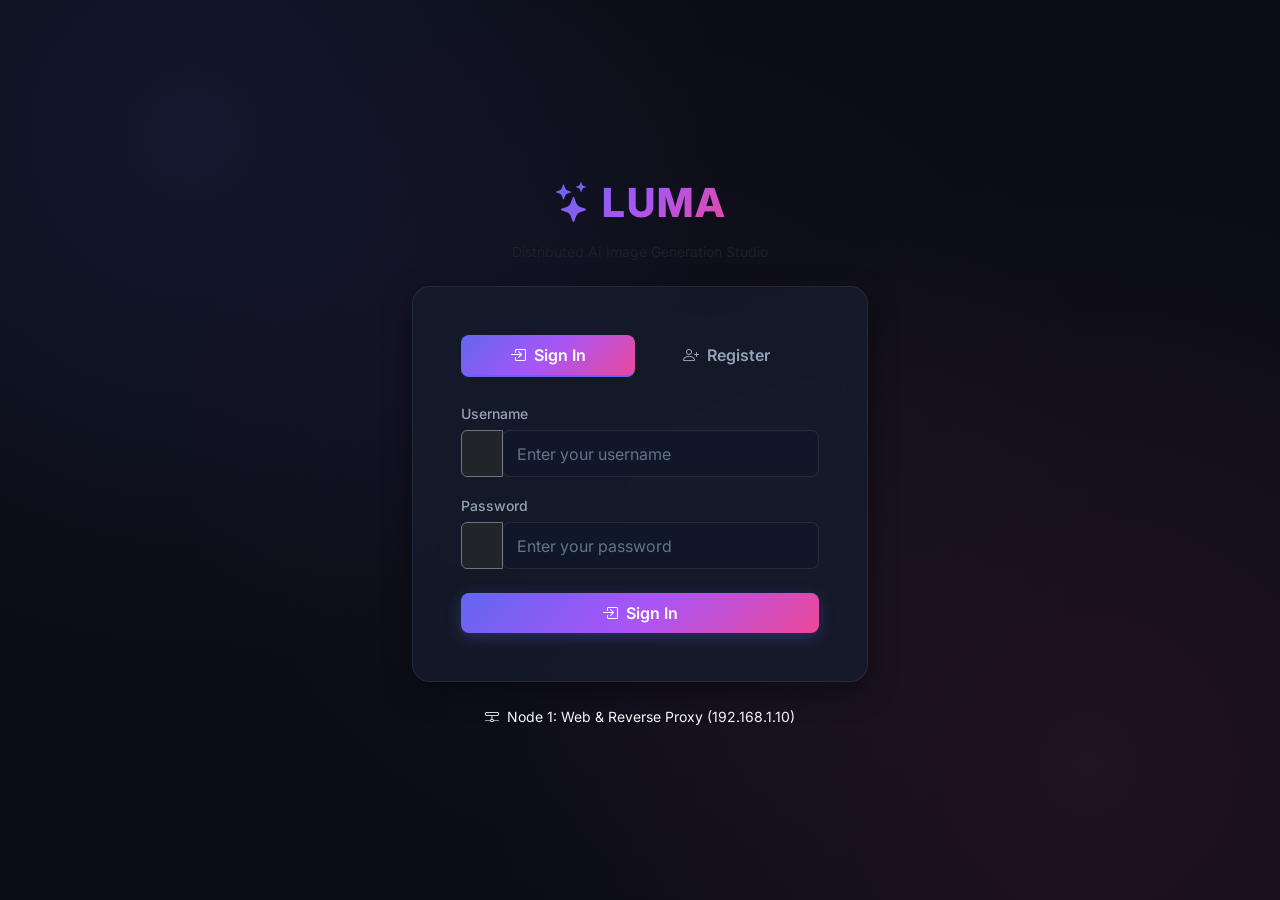
<file: frontend/index.html>
<!DOCTYPE html>
<html lang="en">
<head>
  <meta charset="UTF-8">
  <meta name="viewport" content="width=device-width, initial-scale=1.0">
  <title>LUMA — AI Image Studio | Create</title>
  <!-- Google Fonts: Inter -->
  <link rel="preconnect" href="https://fonts.googleapis.com">
  <link rel="preconnect" href="https://fonts.gstatic.com" crossorigin>
  <link href="https://fonts.googleapis.com/css2?family=Inter:wght@400;500;600;700;800&display=swap" rel="stylesheet">
  <!-- Bootstrap 5 CSS & Icons -->
  <link href="https://cdn.jsdelivr.net/npm/bootstrap@5.3.3/dist/css/bootstrap.min.css" rel="stylesheet">
  <link rel="stylesheet" href="https://cdn.jsdelivr.net/npm/bootstrap-icons@1.11.3/font/bootstrap-icons.min.css">
  <!-- Custom CSS -->
  <link rel="stylesheet" href="css/style.css">
</head>
<body>

  <!-- Navigation Bar -->
  <nav class="navbar navbar-expand-lg luma-navbar sticky-top">
    <div class="container-fluid px-lg-4">
      <a class="navbar-brand brand-gradient" href="index.html">
        <i class="bi bi-stars"></i> LUMA
      </a>
      
      <button class="navbar-toggler border-0 text-white" type="button" data-bs-toggle="collapse" data-bs-target="#navbarMain">
        <i class="bi bi-list fs-2"></i>
      </button>

      <div class="collapse navbar-collapse" id="navbarMain">
        <ul class="navbar-nav me-auto mb-2 mb-lg-0 ms-lg-3">
          <li class="nav-item">
            <a class="nav-link active" href="index.html"><i class="bi bi-brush me-1"></i> Generate</a>
          </li>
          <li class="nav-item">
            <a class="nav-link" href="history.html"><i class="bi bi-collection me-1"></i> History</a>
          </li>
        </ul>

        <div class="d-flex align-items-center gap-3">
          <div class="d-flex align-items-center text-muted small">
            <i class="bi bi-person-circle fs-5 text-primary me-2"></i>
            <span id="navUserDisplay" class="fw-semibold text-light">User</span>
          </div>
          <button id="logoutBtn" class="btn btn-sm btn-glass text-danger-emphasis">
            <i class="bi bi-box-arrow-right me-1"></i> Logout
          </button>
        </div>
      </div>
    </div>
  </nav>

  <!-- Main Content Container -->
  <main class="container-fluid px-lg-4 py-4 flex-grow-1">
    <!-- Alert Banner Container -->
    <div id="alertContainer"></div>

    <div class="row g-4">
      <!-- Left Column: Generator Form Controls -->
      <div class="col-lg-5 col-xl-5">
        <div class="glass-panel p-4 h-100">
          
          <!-- Mode Tabs (txt2img vs img2img) -->
          <div class="d-flex gap-2 p-1 mb-4 rounded-3" style="background: rgba(15, 23, 42, 0.6); border: 1px solid var(--border-color);">
            <button class="btn btn-sm w-50 fw-semibold text-white active" id="modeTxt2Img" style="border-radius: var(--radius-sm);">
              <i class="bi bi-fonts me-1"></i> Text-to-Image
            </button>
            <button class="btn btn-sm w-50 fw-semibold text-muted" id="modeImg2Img" style="border-radius: var(--radius-sm);">
              <i class="bi bi-image me-1"></i> Image-to-Image
            </button>
          </div>

          <form id="generateForm">
            <!-- Prompt Input -->
            <div class="mb-3">
              <label for="promptInput" class="form-label d-flex justify-content-between">
                <span><i class="bi bi-chat-left-quote me-1 text-primary"></i> Prompt</span>
                <span class="text-dim small">Describe what you want to see</span>
              </label>
              <textarea class="form-control" id="promptInput" rows="3" 
                placeholder="A futuristic cybernetic tiger prowling through a neon-lit cyberpunk city, cinematic lighting, 8k resolution, octane render..." required></textarea>
            </div>

            <!-- Negative Prompt Input -->
            <div class="mb-3">
              <label for="negPromptInput" class="form-label d-flex justify-content-between">
                <span><i class="bi bi-dash-circle me-1 text-danger"></i> Negative Prompt</span>
                <span class="text-dim small">Things to avoid</span>
              </label>
              <input type="text" class="form-control" id="negPromptInput" 
                placeholder="blurry, distorted, low quality, bad anatomy, deformed, watermark" value="blurry, bad quality, distorted, extra limbs, bad anatomy">
            </div>

            <!-- Image-to-Image Dropzone (Hidden by default) -->
            <div id="img2imgSection" class="mb-4 d-none">
              <label class="form-label d-flex justify-content-between">
                <span><i class="bi bi-cloud-arrow-up me-1 text-info"></i> Base Image (Initial Image)</span>
                <span class="text-dim small">PNG, JPG, WebP</span>
              </label>
              <div class="dropzone-container" id="dropzone">
                <input type="file" id="imageFileInput" accept="image/*" class="d-none">
                
                <div id="dropzonePlaceholder">
                  <i class="bi bi-upload fs-1 text-primary mb-2 d-block"></i>
                  <p class="mb-1 fw-semibold text-light">Click or drag & drop image here</p>
                  <span class="text-dim small">Max size: 10MB</span>
                </div>

                <div id="dropzonePreviewWrapper" class="d-none">
                  <img id="dropzonePreviewImg" src="" alt="Uploaded preview" class="dropzone-preview mb-2">
                  <div>
                    <button type="button" class="btn btn-sm btn-danger py-1 px-3" id="removeUploadedImgBtn">
                      <i class="bi bi-trash me-1"></i> Remove Image
                    </button>
                  </div>
                </div>
              </div>

              <!-- Denoising Strength -->
              <div class="mt-3">
                <div class="d-flex justify-content-between align-items-center mb-1">
                  <label for="denoiseRange" class="form-label mb-0">Denoising Strength (Transform amount)</label>
                  <span class="badge bg-secondary" id="denoiseVal">0.75</span>
                </div>
                <input type="range" class="form-range" id="denoiseRange" min="0.1" max="1.0" step="0.05" value="0.75">
                <div class="d-flex justify-content-between text-dim small">
                  <span>Preserve original (0.1)</span>
                  <span>Full reimagination (1.0)</span>
                </div>
              </div>
            </div>

            <!-- Resolution Presets -->
            <div class="mb-3">
              <label class="form-label">Dimensions (Aspect Ratio)</label>
              <div class="d-flex flex-wrap gap-2 mb-2">
                <button type="button" class="btn btn-sm btn-primary active res-preset-btn" data-res="512x512">1:1 (512×512)</button>
                <button type="button" class="btn btn-sm btn-glass res-preset-btn" data-res="768x768">1:1 (768×768)</button>
                <button type="button" class="btn btn-sm btn-glass res-preset-btn" data-res="512x768">2:3 (512×768)</button>
                <button type="button" class="btn btn-sm btn-glass res-preset-btn" data-res="768x512">3:2 (768×512)</button>
                <button type="button" class="btn btn-sm btn-glass res-preset-btn" data-res="1024x1024">HD (1024×1024)</button>
              </div>
              <input type="hidden" id="widthInput" value="512">
              <input type="hidden" id="heightInput" value="512">
            </div>

            <!-- Advanced Parameters: Accordion or inline -->
            <div class="row g-3 mb-4">
              <div class="col-md-6">
                <div class="d-flex justify-content-between align-items-center mb-1">
                  <label for="stepsRange" class="form-label mb-0">Sampling Steps</label>
                  <span class="badge bg-secondary" id="stepsVal">20</span>
                </div>
                <input type="range" class="form-range" id="stepsRange" min="10" max="50" step="1" value="20">
              </div>

              <div class="col-md-6">
                <div class="d-flex justify-content-between align-items-center mb-1">
                  <label for="cfgRange" class="form-label mb-0">CFG Scale (Prompt Guidance)</label>
                  <span class="badge bg-secondary" id="cfgVal">7.0</span>
                </div>
                <input type="range" class="form-range" id="cfgRange" min="1.0" max="15.0" step="0.5" value="7.0">
              </div>

              <div class="col-12">
                <label for="seedInput" class="form-label d-flex justify-content-between">
                  <span>Seed</span>
                  <span class="text-dim small">-1 for random</span>
                </label>
                <div class="input-group input-group-sm">
                  <input type="number" class="form-control" id="seedInput" value="-1">
                  <button class="btn btn-glass" type="button" id="randomSeedBtn" title="Randomize seed">
                    <i class="bi bi-dice-5"></i> Random
                  </button>
                </div>
              </div>
            </div>

            <!-- Submit Button -->
            <button type="submit" class="btn btn-gradient w-100 py-3 fs-5" id="generateSubmitBtn">
              <i class="bi bi-stars me-2"></i>Generate Image
            </button>
          </form>

        </div>
      </div>

      <!-- Right Column: Canvas / Image Output -->
      <div class="col-lg-7 col-xl-7">
        <div class="glass-panel p-4 h-100 d-flex flex-column">
          <div class="d-flex justify-content-between align-items-center mb-3">
            <h5 class="mb-0 fw-bold"><i class="bi bi-palette me-2 text-primary"></i>Output Canvas</h5>
            <div class="small text-muted" id="resultMetaBadge">Ready for generation</div>
          </div>

          <!-- Result Display Box -->
          <div class="result-display-box flex-grow-1 p-3">
            
            <!-- 1. Initial State -->
            <div id="resultInitialState" class="text-center p-4">
              <i class="bi bi-image text-dim mb-3" style="font-size: 4rem;"></i>
              <h5 class="text-muted fw-normal">No image generated yet</h5>
              <p class="text-dim small mb-0">Fill in the prompt on the left and hit <strong>Generate Image</strong> to create AI artwork.</p>
            </div>

            <!-- 2. Loading State -->
            <div id="resultLoadingState" class="generation-loader d-none text-center">
              <div class="loader-glow mb-3"></div>
              <h5 class="fw-semibold text-light mb-1">Synthesizing Image...</h5>
              <p class="text-dim small mb-0">Dispatched request to AI Server (Stability Matrix)</p>
            </div>

            <!-- 3. Success Result State -->
            <div id="resultSuccessState" class="d-none text-center w-100">
              <div class="mb-3">
                <img id="resultImage" src="" alt="AI Generated Image" class="result-image img-fluid">
              </div>

              <div class="glass-card p-3 text-start mx-auto" style="max-width: 600px;">
                <div class="d-flex justify-content-between align-items-start mb-2">
                  <span class="text-dim small fw-semibold text-uppercase">Prompt Used</span>
                  <button class="btn btn-sm btn-glass py-0 px-2" id="copyPromptBtn">
                    <i class="bi bi-clipboard me-1"></i> Copy
                  </button>
                </div>
                <p id="resultPromptText" class="small text-light mb-3"></p>
                
                <div class="d-flex gap-2 justify-content-end">
                  <a href="history.html" class="btn btn-sm btn-glass">
                    <i class="bi bi-collection me-1"></i> View in History
                  </a>
                  <button class="btn btn-sm btn-gradient" id="downloadResultBtn">
                    <i class="bi bi-download me-1"></i> Download High-Res
                  </button>
                </div>
              </div>
            </div>

          </div>

        </div>
      </div>
    </div>
  </main>

  <!-- Footer -->
  <footer>
    <div class="container-fluid px-lg-4 text-center">
      <div class="row align-items-center">
        <div class="col-md-6 text-md-start mb-2 mb-md-0">
          <strong>LUMA Studio</strong> &copy; 2026 &bull; Distributed High-Performance AI Generation
        </div>
        <div class="col-md-6 text-md-end text-dim">
          <span class="me-3"><i class="bi bi-hdd-network text-primary me-1"></i> Frontend (192.168.1.10)</span>
          <span class="me-3"><i class="bi bi-server text-success me-1"></i> Backend (192.168.1.20)</span>
          <span><i class="bi bi-gpu-card text-warning me-1"></i> AI Node (192.168.1.30)</span>
        </div>
      </div>
    </div>
  </footer>

  <!-- Bootstrap 5 JS Bundle -->
  <script src="https://cdn.jsdelivr.net/npm/bootstrap@5.3.3/dist/js/bootstrap.bundle.min.js"></script>
  <!-- Environment Configuration (local dev override) -->
  <script src="js/config.js"></script>
  <!-- Application JS -->
  <script src="js/app.js"></script>
</body>
</html>
</file>
<file: frontend/css/style.css>
/* ============================================================
   LUMA - AI Image Generation Studio
   Design System & Modern Glassmorphism Dark Theme
   ============================================================ */

:root {
  --bg-primary: #0a0d14;
  --bg-secondary: #111622;
  --bg-card: rgba(22, 28, 45, 0.75);
  --bg-card-hover: rgba(30, 39, 62, 0.85);
  --border-color: rgba(255, 255, 255, 0.08);
  --border-focus: #6366f1;
  --accent-gradient: linear-gradient(135deg, #6366f1 0%, #a855f7 50%, #ec4899 100%);
  --accent-primary: #6366f1;
  --accent-hover: #4f46e5;
  --text-main: #f8fafc;
  --text-muted: #94a3b8;
  --text-dim: #64748b;
  --success: #10b981;
  --danger: #ef4444;
  --warning: #f59e0b;
  --font-family: 'Inter', -apple-system, BlinkMacSystemFont, "Segoe UI", Roboto, sans-serif;
  --radius-sm: 8px;
  --radius-md: 12px;
  --radius-lg: 18px;
  --shadow-glow: 0 0 25px rgba(99, 102, 241, 0.25);
  --glass-blur: blur(16px);
}

* {
  box-sizing: border-box;
}

body {
  background-color: var(--bg-primary);
  background-image: 
    radial-gradient(circle at 15% 15%, rgba(99, 102, 241, 0.12) 0%, transparent 40%),
    radial-gradient(circle at 85% 85%, rgba(236, 72, 153, 0.1) 0%, transparent 45%),
    radial-gradient(circle at 50% 50%, rgba(168, 85, 247, 0.05) 0%, transparent 60%);
  background-attachment: fixed;
  color: var(--text-main);
  font-family: var(--font-family);
  min-height: 100vh;
  margin: 0;
  display: flex;
  flex-direction: column;
}

/* Typography & Links */
h1, h2, h3, h4, h5, h6 {
  font-weight: 700;
  color: var(--text-main);
  letter-spacing: -0.02em;
}

a {
  color: var(--accent-primary);
  text-decoration: none;
  transition: all 0.2s ease;
}

a:hover {
  color: #818cf8;
}

/* Glass Panels & Cards */
.glass-panel {
  background: var(--bg-card);
  backdrop-filter: var(--glass-blur);
  -webkit-backdrop-filter: var(--glass-blur);
  border: 1px solid var(--border-color);
  border-radius: var(--radius-lg);
  box-shadow: 0 10px 30px rgba(0, 0, 0, 0.4);
}

.glass-card {
  background: rgba(17, 24, 39, 0.6);
  border: 1px solid var(--border-color);
  border-radius: var(--radius-md);
  transition: all 0.25s ease;
}

.glass-card:hover {
  border-color: rgba(99, 102, 241, 0.4);
  transform: translateY(-2px);
  box-shadow: 0 8px 24px rgba(0, 0, 0, 0.35);
}

/* Header & Navbar */
.luma-navbar {
  background: rgba(10, 13, 20, 0.85);
  backdrop-filter: var(--glass-blur);
  -webkit-backdrop-filter: var(--glass-blur);
  border-bottom: 1px solid var(--border-color);
  padding: 0.85rem 0;
}

.brand-gradient {
  background: var(--accent-gradient);
  -webkit-background-clip: text;
  -webkit-text-fill-color: transparent;
  font-weight: 800;
  font-size: 1.5rem;
  letter-spacing: 0.05em;
  display: inline-flex;
  align-items: center;
  gap: 0.4rem;
}

.nav-link {
  color: var(--text-muted) !important;
  font-weight: 500;
  padding: 0.5rem 1rem !important;
  border-radius: var(--radius-sm);
  transition: all 0.2s ease;
}

.nav-link:hover, .nav-link.active {
  color: var(--text-main) !important;
  background: rgba(255, 255, 255, 0.05);
}

.nav-link.active {
  border-bottom: 2px solid var(--accent-primary);
}

/* Buttons */
.btn-gradient {
  background: var(--accent-gradient);
  color: #fff;
  border: none;
  font-weight: 600;
  border-radius: var(--radius-sm);
  padding: 0.7rem 1.5rem;
  transition: all 0.25s ease;
  box-shadow: 0 4px 15px rgba(99, 102, 241, 0.3);
}

.btn-gradient:hover {
  color: #fff;
  opacity: 0.95;
  transform: translateY(-1px);
  box-shadow: var(--shadow-glow);
}

.btn-gradient:active {
  transform: translateY(0);
}

.btn-glass {
  background: rgba(255, 255, 255, 0.05);
  color: var(--text-main);
  border: 1px solid var(--border-color);
  border-radius: var(--radius-sm);
  transition: all 0.2s ease;
}

.btn-glass:hover {
  background: rgba(255, 255, 255, 0.1);
  color: #fff;
  border-color: rgba(255, 255, 255, 0.2);
}

/* Form Inputs */
.form-control, .form-select {
  background-color: rgba(15, 23, 42, 0.7) !important;
  border: 1px solid var(--border-color) !important;
  color: var(--text-main) !important;
  border-radius: var(--radius-sm) !important;
  padding: 0.65rem 0.9rem;
  transition: border-color 0.2s ease, box-shadow 0.2s ease;
}

.form-control:focus, .form-select:focus {
  border-color: var(--border-focus) !important;
  box-shadow: 0 0 0 3px rgba(99, 102, 241, 0.25) !important;
}

.form-control::placeholder {
  color: var(--text-dim) !important;
}

.form-label {
  font-size: 0.875rem;
  font-weight: 500;
  color: var(--text-muted);
  margin-bottom: 0.4rem;
}

/* Custom Range Slider */
.form-range::-webkit-slider-thumb {
  background: var(--accent-primary);
  box-shadow: 0 0 10px rgba(99, 102, 241, 0.6);
}
.form-range::-moz-range-thumb {
  background: var(--accent-primary);
}

/* Dropzone / Upload Area */
.dropzone-container {
  border: 2px dashed rgba(255, 255, 255, 0.15);
  border-radius: var(--radius-md);
  padding: 1.5rem;
  text-align: center;
  background: rgba(15, 23, 42, 0.4);
  cursor: pointer;
  transition: all 0.2s ease;
  position: relative;
}

.dropzone-container:hover, .dropzone-container.dragover {
  border-color: var(--accent-primary);
  background: rgba(99, 102, 241, 0.08);
}

.dropzone-preview {
  max-height: 220px;
  width: auto;
  border-radius: var(--radius-sm);
  object-fit: contain;
  box-shadow: 0 4px 15px rgba(0, 0, 0, 0.5);
}

/* Output Preview Area */
.result-display-box {
  min-height: 420px;
  background: rgba(10, 14, 26, 0.6);
  border: 1px dashed var(--border-color);
  border-radius: var(--radius-md);
  display: flex;
  align-items: center;
  justify-content: center;
  overflow: hidden;
  position: relative;
}

.result-image {
  max-width: 100%;
  max-height: 520px;
  border-radius: var(--radius-sm);
  box-shadow: 0 12px 35px rgba(0, 0, 0, 0.6);
  transition: transform 0.3s ease;
}

.result-image:hover {
  transform: scale(1.01);
}

/* Loading Pulse & Spinners */
.generation-loader {
  display: flex;
  flex-direction: column;
  align-items: center;
  gap: 1rem;
}

.loader-glow {
  width: 56px;
  height: 56px;
  border-radius: 50%;
  border: 3px solid rgba(99, 102, 241, 0.2);
  border-top-color: var(--accent-primary);
  animation: spin 1s infinite linear;
  box-shadow: var(--shadow-glow);
}

@keyframes spin {
  to { transform: rotate(360deg); }
}

/* History Card */
.history-card {
  overflow: hidden;
  transition: all 0.3s cubic-bezier(0.16, 1, 0.3, 1);
  background: rgba(17, 24, 39, 0.65);
  border: 1px solid var(--border-color);
  border-radius: var(--radius-md);
}

.history-card:hover {
  transform: translateY(-4px);
  border-color: rgba(99, 102, 241, 0.4);
  box-shadow: 0 12px 28px rgba(0, 0, 0, 0.45);
}

.history-img-wrapper {
  position: relative;
  width: 100%;
  padding-top: 100%; /* 1:1 Aspect Ratio */
  overflow: hidden;
  background: #0b0f19;
}

.history-img-wrapper img {
  position: absolute;
  top: 0;
  left: 0;
  width: 100%;
  height: 100%;
  object-fit: cover;
  transition: transform 0.4s ease;
}

.history-card:hover .history-img-wrapper img {
  transform: scale(1.05);
}

.badge-mode {
  position: absolute;
  top: 10px;
  left: 10px;
  background: rgba(10, 13, 20, 0.75);
  backdrop-filter: blur(8px);
  border: 1px solid var(--border-color);
  font-size: 0.72rem;
  padding: 0.3rem 0.6rem;
  border-radius: 20px;
}

/* Tabs */
.nav-pills .nav-link {
  color: var(--text-muted);
  border-radius: var(--radius-sm);
  padding: 0.5rem 1.25rem;
}

.nav-pills .nav-link.active {
  background: var(--accent-gradient);
  color: #fff !important;
}

/* Modal Styling */
.modal-content {
  background: var(--bg-secondary);
  border: 1px solid var(--border-color);
  border-radius: var(--radius-lg);
  backdrop-filter: var(--glass-blur);
}

.modal-header, .modal-footer {
  border-color: var(--border-color);
}

/* Footer */
footer {
  margin-top: auto;
  border-top: 1px solid var(--border-color);
  background: rgba(10, 13, 20, 0.7);
  padding: 1.5rem 0;
  color: var(--text-dim);
  font-size: 0.85rem;
}
</file>
